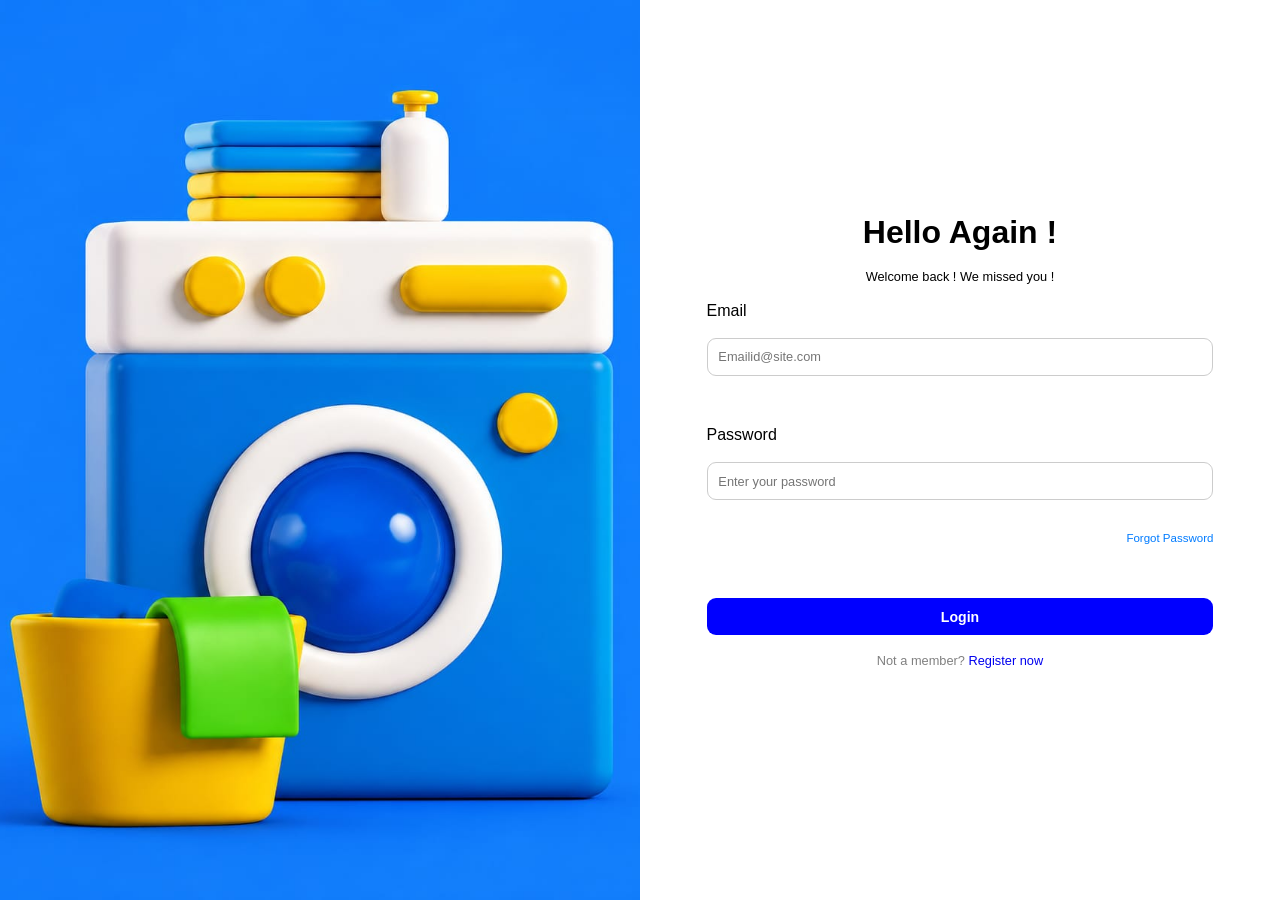
<file: loginpage.html>
<!DOCTYPE html>
<html lang="en">
<head>
    <meta charset="UTF-8">
    <meta name="viewport" content="width=device-width, initial-scale=1.0">
    <title>Login Page</title>
    <link rel="stylesheet" href="loginpage.css">
</head>
<body>
    <div class="container">
        <div class="leftdiv">
            <img src="leftdiv.jpeg" alt="companylogo">
        </div>

        <div class="rightdiv">
            

           <div class="form">

            <h1>Hello Again !</h1>
            <p>Welcome back ! We missed you !</p>

             <form action="">
                <label for="email">Email</label><br>
                <input type="email" name="email" id="email" placeholder="Emailid@site.com">
                <br><br>

                <label for="password">Password</label><br>
                <input type="password" name="password" id="password" placeholder="Enter your password">
                 <br>
                <a href="#" class="forgot">Forgot Password</a>
                <br><br>

                
                <button>Login</button>

            </form>
            <p class="end">Not a member? <span class="Register"><a href="#" >Register now</a></span> </p>
           </div>

        </div>
    </div>
</body>
</html>
</file>
<file: loginpage.css>
*{
    padding: 0;
    margin: 0;
    box-sizing: border-box;
    font-family: Arial, Helvetica, sans-serif;
}

.container{
    display: flex;
    height: 100vh;
    flex-direction: row;
}

.leftdiv{
    width: 50%;
    overflow: hidden;
}

.leftdiv img{
    width: 100%;
    height: 100%;
    object-fit: cover;
}

.rightdiv{
    width: 50%;
    height: 100vh;
    display: flex;
    justify-content: center;
    align-items: center;
    padding: 3vh 3vw;

}

.form{
    display: flex;
 flex-direction: column;
 justify-content: center;
 align-items: center;
 width: 90%;
 max-width: 700px;

}

.form h1{
    margin-bottom: 2vh;
    font-size: 2.5vw;
}

.form p{
    margin-bottom: 2vh;
    font-size: 1vw;
} 

form{
    display: flex;
    flex-direction: column;
    width: 100%;
}

input{
    padding: 1.2vh;
    margin-bottom: 1.5vh;
    border-radius: 1vh ;
    border: 0.1vh solid #ccc;
    font-size: 1vw;
    width: 100%;
}

.forgot{
    text-decoration: none;
    text-align: right;
    font-size: 0.9vw;
    margin-bottom: 2vh;
    color: #007bff;
}

button{
    padding: 1.2vh;
    border: none;
    border-radius: 1vh;
    background: blue;
    color: white;
    font-size: 1.1vw;
    font-weight: bold;
    cursor: pointer;
}

.end{
    margin-top: 2vh;
    font-size: 1vw;
    color: grey;
}
.Register a{
    text-decoration: none;
}
</file>
